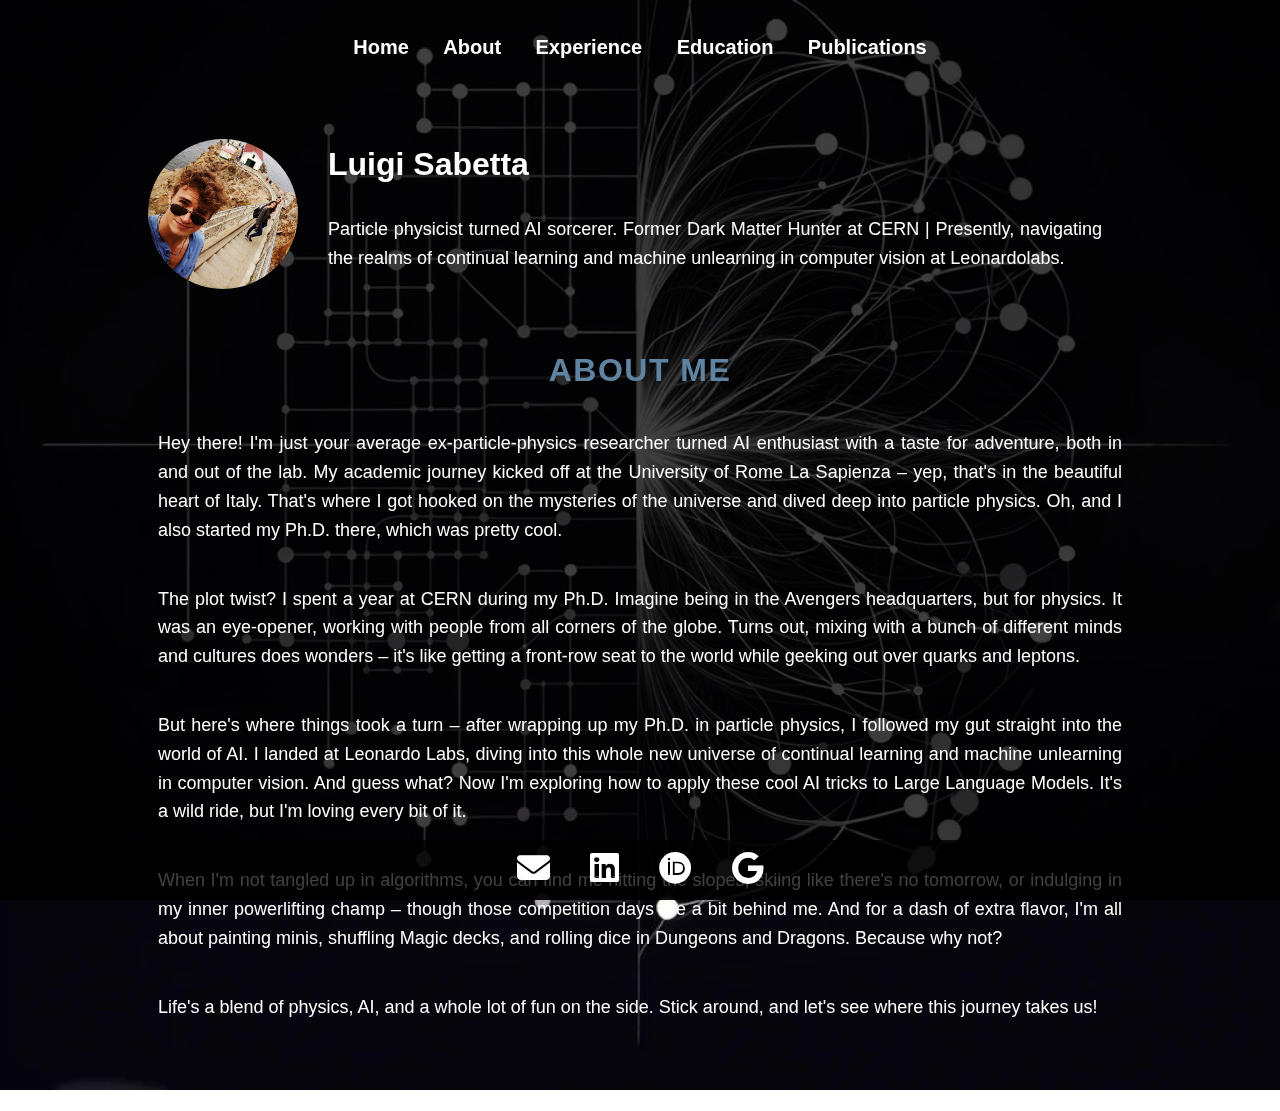
<file: about.html>
<!DOCTYPE html>
<html lang="en">
<head>
    <meta charset="UTF-8">
    <meta name="viewport" content="width=device-width, initial-scale=1.0">
    <title>About - Luigi Sabetta</title>
    <link rel="stylesheet" href="https://cdnjs.cloudflare.com/ajax/libs/font-awesome/6.5.1/css/all.min.css">
    <link rel="stylesheet" href="css/base.css"> <!-- Link to the external CSS -->
    <link rel="stylesheet" href="css/footer.css"> 
</head>
<body>
    <header>
        <nav>
            <ul>
                <li><a href="index.html">Home</a></li>
                <li><a href="about.html">About</a></li>
                <li><a href="experience.html">Experience</a></li>
                <li><a href="education.html">Education</a></li>
                <li><a href="publications.html">Publications</a></li>
            </ul>
        </nav>
    </header>
    <main>
      <div id="about" class="intro-container">
	<img src="./images/ProfilePicture.jpeg" alt="Luigi Sabetta" class="profile-pic">
	<div class="text-content" id="profile">
	  <h1>Luigi Sabetta</h1>
	  <p>Particle physicist turned AI sorcerer. Former Dark Matter Hunter at CERN | Presently, navigating the realms of continual learning and machine unlearning in computer vision at Leonardolabs.</p>
	</div>
      </div>
      <section id="about">
        <h2>About Me</h2>
        <p>Hey there! I'm just your average ex-particle-physics researcher turned AI enthusiast with a taste for adventure, both in and out of the lab. My academic journey kicked off at the University of Rome La Sapienza – yep, that's in the beautiful heart of Italy. That's where I got hooked on the mysteries of the universe and dived deep into particle physics. Oh, and I also started my Ph.D. there, which was pretty cool.</p>
	
	<p>The plot twist? I spent a year at CERN during my Ph.D. Imagine being in the Avengers headquarters, but for physics. It was an eye-opener, working with people from all corners of the globe. Turns out, mixing with a bunch of different minds and cultures does wonders – it's like getting a front-row seat to the world while geeking out over quarks and leptons.</p>
	
	<p>But here's where things took a turn – after wrapping up my Ph.D. in particle physics, I followed my gut straight into the world of AI. I landed at Leonardo Labs, diving into this whole new universe of continual learning and machine unlearning in computer vision. And guess what? Now I'm exploring how to apply these cool AI tricks to Large Language Models. It's a wild ride, but I'm loving every bit of it.</p>
	
	<p>When I'm not tangled up in algorithms, you can find me hitting the slopes, skiing like there's no tomorrow, or indulging in my inner powerlifting champ – though those competition days are a bit behind me. And for a dash of extra flavor, I'm all about painting minis, shuffling Magic decks, and rolling dice in Dungeons and Dragons. Because why not?</p>
	
	<p>Life's a blend of physics, AI, and a whole lot of fun on the side. Stick around, and let's see where this journey takes us!</p>
	
      </section>

    </main>
    
    <footer>
      <div id="footer-placeholder"></div>
      
      <script>
	document.addEventListener("DOMContentLoaded", function() {
            fetch('footer.html')
		.then(response => response.text())
		.then(text => document.getElementById('footer-placeholder').innerHTML = text);
	});
      </script>  
    </footer>
</body>
</html>
</file>
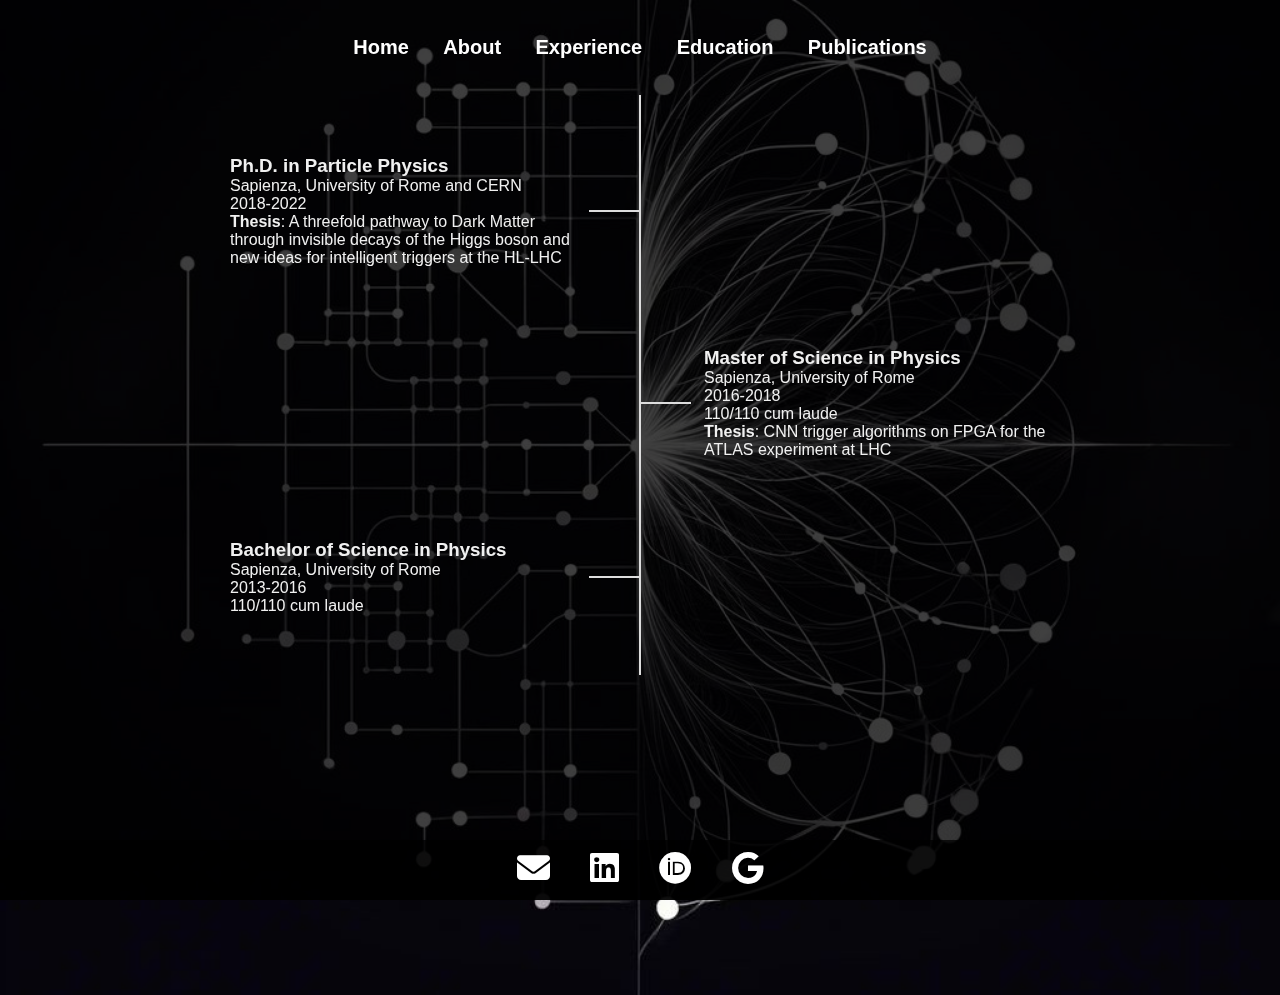
<file: education.html>
<!DOCTYPE html>
<html lang="en">
<head>
    <meta charset="UTF-8">
    <meta name="viewport" content="width=device-width, initial-scale=1.0">
    <title>About - Luigi Sabetta</title>
    <link rel="stylesheet" href="https://cdnjs.cloudflare.com/ajax/libs/font-awesome/6.5.1/css/all.min.css">
    <link rel="stylesheet" href="css/base.css"> <!-- Link to the external CSS -->
    <link rel="stylesheet" href="css/footer.css">
    <link rel="stylesheet" href="css/education.css">
</head>
<body>
    <header>
        <nav>
            <ul>
                <li><a href="index.html">Home</a></li>
                <li><a href="about.html">About</a></li>
                <li><a href="experience.html">Experience</a></li>
                <li><a href="education.html">Education</a></li>
                <li><a href="publications.html">Publications</a></li>
            </ul>
        </nav>
    </header>
    <main>
<section class="timeline">
    <div class="timeline-container">
        <!-- Education Entry 1 -->
        <div class="timeline-entry left-entry">
            <div class="timeline-content">
                <h3>Ph.D. in Particle Physics</h3>
                <p>Sapienza, University of Rome and CERN</p>
		        <p>2018-2022</p>
                <p> <b>Thesis</b>: A threefold pathway to Dark Matter through invisible decays of the Higgs boson and new ideas for intelligent triggers at the HL-LHC</p>
            </div>
        </div>
        
        <!-- Education Entry 2 -->
        <div class="timeline-entry right-entry">
            <div class="timeline-content">
                <h3>Master of Science in Physics</h3>
                <p>Sapienza, University of Rome</p>
		        <p>2016-2018</p>    
		        <p>110/110 cum laude</p>
                <p> <b>Thesis</b>: CNN trigger algorithms on FPGA for the ATLAS experiment at LHC</p>

            </div>
        </div>
        <!-- Education Entry 3 -->
        <div class="timeline-entry left-entry">
            <div class="timeline-content">
                <h3>Bachelor of Science in Physics</h3>
                <p>Sapienza, University of Rome</p>
		<p>2013-2016</p>
		<p>110/110 cum laude </p>
            </div>
        </div>
        
        <!-- Add more entries as needed -->
    </div>
</section>
      
    </main>
    <footer>
      <div id="footer-placeholder"></div>
      
      <script>
	document.addEventListener("DOMContentLoaded", function() {
            fetch('footer.html')
		.then(response => response.text())
		.then(text => document.getElementById('footer-placeholder').innerHTML = text);
	});
      </script>  
    </footer>
</body>
</html>
</file>
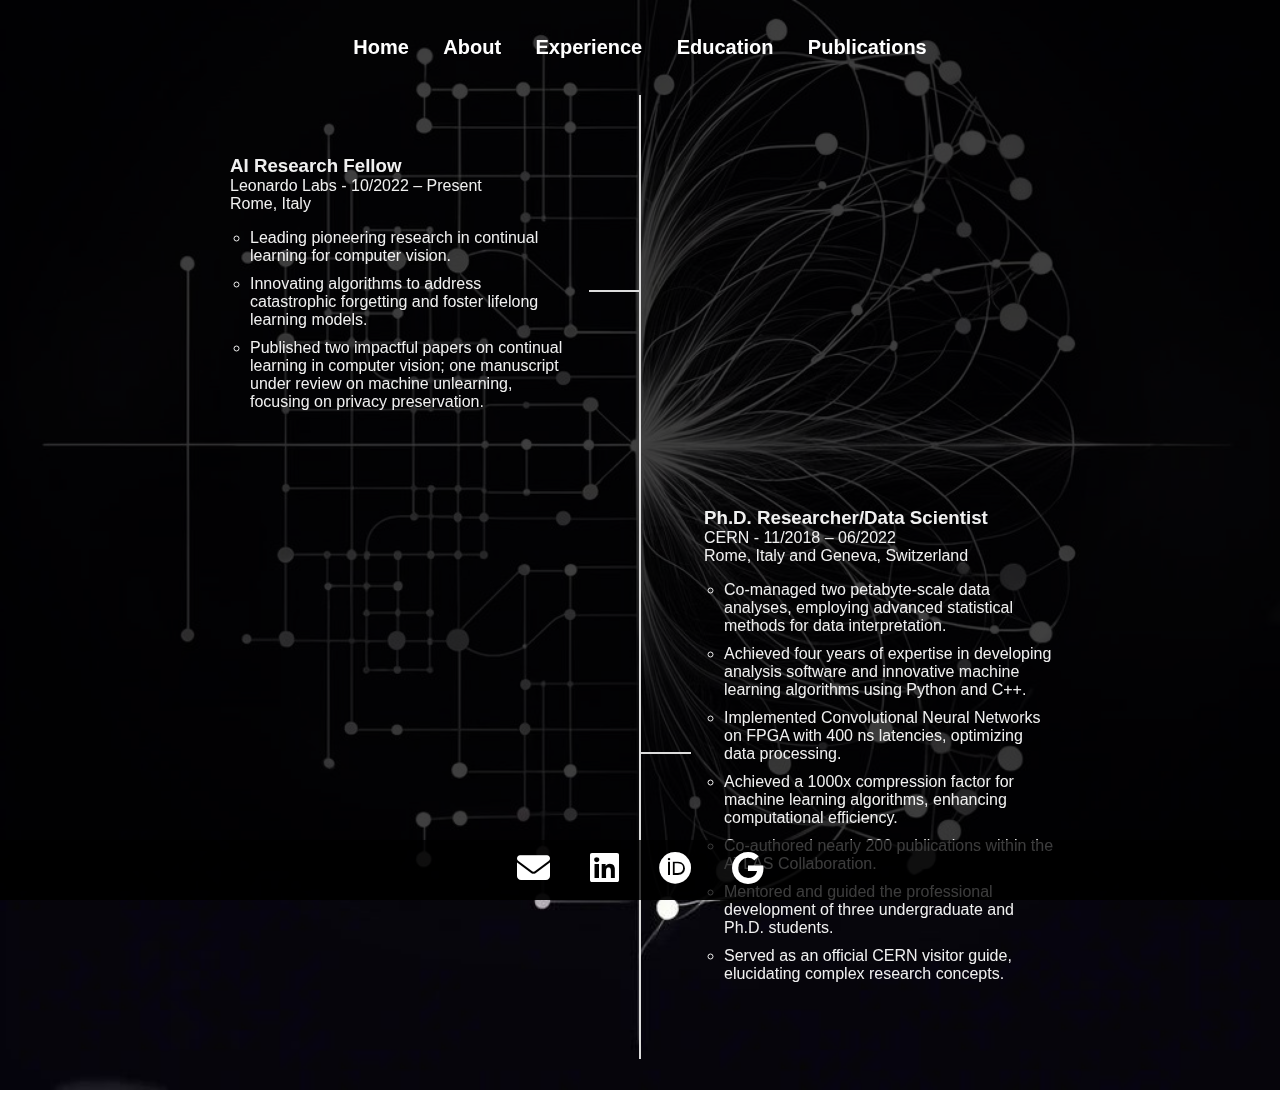
<file: experience.html>
<!DOCTYPE html>
<html lang="en">
<head>
    <meta charset="UTF-8">
    <meta name="viewport" content="width=device-width, initial-scale=1.0">
    <title>About - Luigi Sabetta</title>
    <link rel="stylesheet" href="https://cdnjs.cloudflare.com/ajax/libs/font-awesome/6.5.1/css/all.min.css">
    <link rel="stylesheet" href="css/base.css"> <!-- Link to the external CSS -->
    <link rel="stylesheet" href="css/footer.css">
    <link rel="stylesheet" href="css/education.css">
    <link rel="stylesheet" href="css/experience.css">
    
</head>
<body>
    <header>
        <nav>
            <ul>
                <li><a href="index.html">Home</a></li>
                <li><a href="about.html">About</a></li>
                <li><a href="experience.html">Experience</a></li>
                <li><a href="education.html">Education</a></li>
                <li><a href="publications.html">Publications</a></li>
            </ul>
        </nav>
    </header>
    <main>
<section class="timeline experience">
    <div class="timeline-container">
        <!-- Experience Entry 1 -->
        <div class="timeline-entry left-entry">
            <div class="timeline-content">
                <h3>AI Research Fellow</h3>
                <p>Leonardo Labs - 10/2022 – Present</p>
		        <p>Rome, Italy</p>
                <ul>
                    <li>Leading pioneering research in continual learning for computer vision.</li>
                    <li>Innovating algorithms to address catastrophic forgetting and foster lifelong learning models.</li>
                    <li>Published two impactful papers on continual learning in computer vision; one manuscript under review on machine unlearning, focusing on privacy preservation.</li>
                </ul>
            </div>
        </div>
        
        <!-- Experience Entry 2 -->
        <div class="timeline-entry right-entry">
            <div class="timeline-content">
                <h3>Ph.D. Researcher/Data Scientist</h3>
                <p>CERN - 11/2018 – 06/2022 </p>
		        <p>Rome, Italy and Geneva, Switzerland</p>
                <ul>
                    <li>Co-managed two petabyte-scale data analyses, employing advanced statistical methods for data interpretation.</li>
                    <li>Achieved four years of expertise in developing analysis software and innovative machine learning algorithms using Python and C++.</li>
                    <li>Implemented Convolutional Neural Networks on FPGA with 400 ns latencies, optimizing data processing.</li>
                    <li>Achieved a 1000x compression factor for machine learning algorithms, enhancing computational efficiency.</li>
                    <li>Co-authored nearly 200 publications within the ATLAS Collaboration.</li>
                    <li>Mentored and guided the professional development of three undergraduate and Ph.D. students.</li>
                    <li>Served as an official CERN visitor guide, elucidating complex research concepts.</li>
                </ul>
            </div>
        </div>
        
        <!-- More entries as needed -->
    </div>
</section>

    </main>
    <footer>
      <div id="footer-placeholder"></div>
      
      <script>
	document.addEventListener("DOMContentLoaded", function() {
            fetch('footer.html')
		.then(response => response.text())
		.then(text => document.getElementById('footer-placeholder').innerHTML = text);
	});
      </script>  
    </footer>
</body>
</html>
</file>
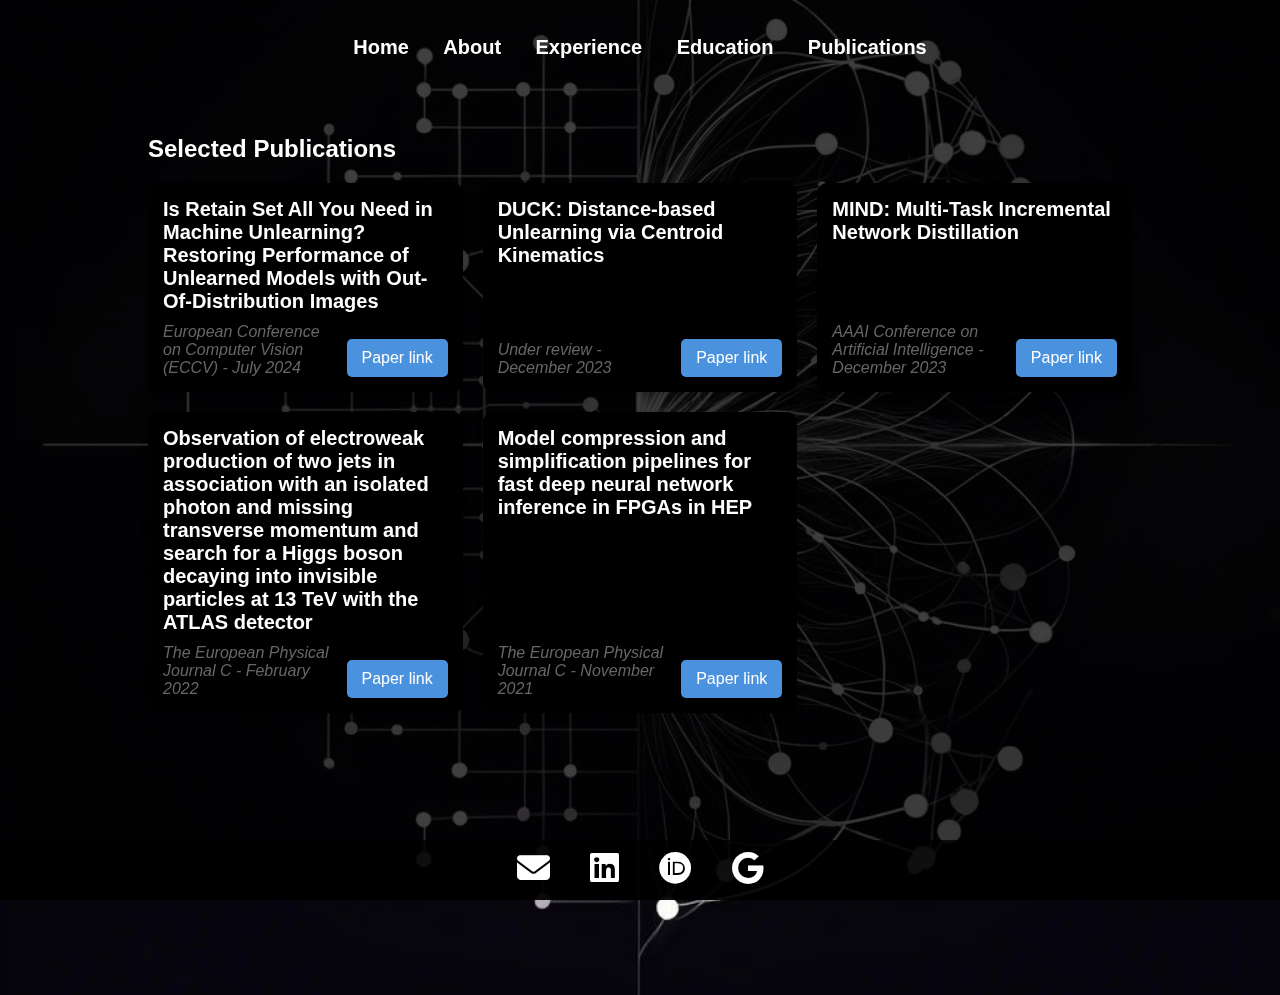
<file: publications.html>
<!DOCTYPE html>
<html lang="en">
<head>
    <meta charset="UTF-8">
    <meta name="viewport" content="width=device-width, initial-scale=1.0">
    <title>About - Luigi Sabetta</title>
    <link rel="stylesheet" href="https://cdnjs.cloudflare.com/ajax/libs/font-awesome/6.5.1/css/all.min.css">
    <link rel="stylesheet" href="css/base.css"> <!-- Link to the external CSS -->
    <link rel="stylesheet" href="css/footer.css">
    <link rel="stylesheet" href="css/publications.css">
</head>
<body>
    <header>
        <nav>
            <ul>
                <li><a href="index.html">Home</a></li>
                <li><a href="about.html">About</a></li>
                <li><a href="experience.html">Experience</a></li>
                <li><a href="education.html">Education</a></li>
                <li><a href="publications.html">Publications</a></li>
            </ul>
        </nav>
    </header>
    <main>
      <section id="publications">
	<h2>Selected Publications</h2>
	<div class="publications-container">
	<!-- Publication 0 -->
          <div class="publication">
            <h3>Is Retain Set All You Need in Machine Unlearning? Restoring Performance of Unlearned Models with Out-Of-Distribution Images</h3>
            <div class="publication-info">
              <p class="pub-details"> European Conference on Computer Vision (ECCV) - July 2024</p>
              <a href="https://arxiv.org/abs/2404.12922" class="paper-link" target="_blank" rel="noopener noreferrer">Paper link</a>
            </div>
          </div>
	  <!-- Publication 1 -->
	  <div class="publication">
            <h3>DUCK: Distance-based Unlearning via Centroid Kinematics</h3>
            <div class="publication-info">
              <p class="pub-details">Under review - December 2023</p>
	      <a href="https://arxiv.org/abs/2312.02052" class="paper-link" target="_blank" rel="noopener noreferrer">Paper link</a>
            </div>
	  </div>
	  
	  <!-- Publication 2 -->
	  <div class="publication">
            <h3>MIND: Multi-Task Incremental Network Distillation</h3>
            <div class="publication-info">
              <p class="pub-details">AAAI Conference on Artificial Intelligence - December 2023</p>
	      <a href="https://arxiv.org/abs/2312.02916" class="paper-link" target="_blank" rel="noopener noreferrer">Paper link</a>
            </div>
	  </div>
	  
	  <!-- Publication 3 -->
	  <div class="publication">
            <h3>Observation of electroweak production of two jets in association with an isolated photon and missing transverse momentum and search for a Higgs boson decaying into invisible particles at 13 TeV with the ATLAS detector</h3>
            <div class="publication-info">
              <p class="pub-details">The European Physical Journal C - February 2022</p>
	      <a href="https://link.springer.com/article/10.1140/epjc/s10052-021-09878-z" class="paper-link" target="_blank" rel="noopener noreferrer">Paper link</a>
              
            </div>
	  </div>
	  
	  <!-- Publication 4 -->
	  <div class="publication">
            <h3>Model compression and simplification pipelines for fast deep neural network inference in FPGAs in HEP</h3>
            <div class="publication-info">
              <p class="pub-details">The European Physical Journal C - November 2021</p>
	      <a href="https://link.springer.com/article/10.1140/epjc/s10052-021-09770-w" class="paper-link" target="_blank" rel="noopener noreferrer">Paper link</a>
            </div>
	  </div>
	</div>
      </section>
      
    </main>
    <footer>
      <div id="footer-placeholder"></div>
      
      <script>
	document.addEventListener("DOMContentLoaded", function() {
            fetch('footer.html')
		.then(response => response.text())
		.then(text => document.getElementById('footer-placeholder').innerHTML = text);
	});
      </script>  
    </footer>
</body>
</html>
</file>
<file: css/base.css>
html {
    height: 100%; /* Ensure the html element takes up the full height */
}

body {
    display: flex;
    flex-direction: column;
    min-height: 100vh; /* Use viewport height to ensure footer can stick to the bottom */
    margin: 0 10%; /* Reset default margin */
    padding: 0;
    width: 80%;
    color: white;
    font-family: 'Arial', sans-serif;
    background-image: url('../images/banner6.jpeg');
    background-repeat: no-repeat;
    background-position: center center; /* Adjust the px value as needed to shift */
    background-size: cover;
    background-attachment: fixed;
    position: relative; /* This should remain to retain the background and overlay effect */
}

body::before {
    content: "";
    position: fixed;
    top: 0;
    left: 0;
    right: 0;
    bottom: 0;
    background: rgba(0, 0, 0, 0.75);
    z-index: -1; /* Ensure this doesn't interfere with content visibility */
}

main {
    /*flex: 1;  Allows the main content to grow and push the footer down */
    position: relative; /* Ensures content on main is above the overlay */
    z-index: 1;
    margin-bottom: 60px; /* Adjust based on the height of your footer */
    min-height: calc(100vh - 60px);
}


header nav ul {
    list-style-type: none;
    text-align: center;
    padding: 20px;

}
header nav ul li {
    display: inline;
    margin: 0 15px;
}
header nav ul li a {
    text-decoration: none;
    color: white;
    font-weight: bold;
    font-size: 20px; 
}
a:hover {
    color: #5F84A2;
}

.intro-container {
    display: flex;
    align-items: center;
    padding: 30px 20px;
}
.profile-pic {
    margin-right: 0 10px;
    width: 150px;
    height: 150px;
    border-radius: 50%;
    object-fit: cover;
}

#index h1 {
    text-align: center;
    font-size: 50px; /* Increase the font size for emphasis */
    margin-top: 20px; /* Add top margin */
    font-weight: bold; /* Change to 'bold' if you prefer, or keep 'normal' */
    text-transform: uppercase; /* Makes the text uppercase for more impact */
    letter-spacing: 1.5px; /* Adds spacing between letters */
}
#profile h1 {
    display: block;
    font-size: 2em;
    margin-block-start: 0.67em;
    margin-block-end: 0.67em;
    margin-inline-start: 30px;
    margin-inline-end: 0px;
    font-weight: bold;
}
#about h2 {
    color: #5F84A2; /* Change this to your preferred color */
    text-align: center;
    font-size: 32px; /* Increase the font size for emphasis */
    margin-top: 20px; /* Add top margin */
    margin-bottom: 30px; /* Add bottom margin */
    font-weight: bold; /* Change to 'bold' if you prefer, or keep 'normal' */
    text-transform: uppercase; /* Makes the text uppercase for more impact */
    letter-spacing: 1.5px; /* Adds spacing between letters */
}

#about p {
    font-size: 18px; /* Adjust font size for readability */
    line-height: 1.6; /* Adjust line height for better readability */
    /*color: #333;  Change this to your preferred text color */
    margin-bottom: 20px; /* Adds bottom margin between paragraphs */
    text-align: justify; /* Adjusts the text alignment */
    padding: 10px  30px; /* Adds padding on the sides for narrower text blocks */
}
@media screen and (max-width: 600px) {
    #index h1 { font-size: 30px; }
    #about h2 { font-size: 22px; }
    h3 { font-size: 20px; }
    header nav ul li a { font-size: 16px; }
    header nav ul li {margin: 50px 15px;}
    header nav ul{ padding: 5px;}
    main {
        padding: 0px; /* Reduced padding on smaller screens */
    }
    body {
        margin: 0 0%; /* Reset default margin */
        width: 100%;
    }
    .intro-container {
        flex-direction: column;
        padding: 20px 0px;
    }
    
}
@media screen and (max-width: 800px) {
    #index h1 { font-size: 30px; }
    #about h2 { font-size: 22px; }
    h3 { font-size: 20px; }
    header nav ul li a { font-size: 16px; }
    header nav ul li {margin: 50px 15px;}
    header nav ul{ padding: 5px;}
    main {
        padding: 0px; /* Reduced padding on smaller screens */
    }
    body {
        margin: 0 5%; /* Reset default margin */
        width: 90%;
    }
    .intro-container {
        flex-direction: column;
        padding: 20px 0px;
    }
}
</file>
<file: css/footer.css>
footer {
    position: fixed; /* Change from 'relative' to 'fixed' */
    left: 0;
    bottom: 0;
    width: 100%;
    height: 60px; /* Match this to the actual height of your footer */
    z-index: 100; /* Ensure it's above other content */
    background-color: rgba(0, 0, 0, 0.5); /* Add a semi-transparent background color as needed */
    color: white; /* Set text color as needed */
}

.contact {
    display: flex;
    justify-content: center;
    align-items: center;
    gap: 40px;
    padding: 10px 0; /* Adjust padding as needed */
}

.contact a {
    color: #ffffff;
    font-size: 33px; /* Adjust font size as needed */
    text-decoration: none;
}

.contact a:hover {
    color: #5F84A2;
}
</file>
<file: css/education.css>
.timeline {
    position: relative;
    max-width: 960px;
    margin: 0 auto;
}

.timeline-container {
    position: relative;
    padding: 20px 0;
}

.timeline-container::after {
    content: '';
    position: absolute;
    width: 2px;
    background-color: #ddd; /* Light accent color */
    top: 0;
    bottom: 0;
    left: 50%;
    transform: translateX(-50%);
}

.timeline-entry {
    position: relative;
    width: 50%;
    padding: 10px 2.5rem;
    box-sizing: border-box;
}

.left-entry {
    left: 0;
}

.right-entry {
    left: 50%;
    
}

.timeline-entry .timeline-content {
    position: relative;
    padding: 30px;
    color: #f0f0f0; /* Light font color for dark background */
}
.right-entry .timeline-content {
    text-align: left;
    padding: 30px 6%;
}

.timeline-entry .timeline-content::before {
    content: '';
    position: absolute;
    width: 4vw;
    height: 2px;
    background-color: #ddd; /* Light accent color */
    top: 50%;
    transform: translateY(-50%);
    z-index: 1;
}
/* Circular marker */
.timeline-entry:hover .timeline-content::before {
    /*background-color: transparent;  Hide the line behind the circle */
    border: 2px solid #ddd; /* Border color for the circle, can use accent color */
    width: 10px; /* Diameter of the circle */
    height: 10px; /* Diameter of the circle */
    border-radius: 50%; /* Makes the shape a circle */
    top: calc(50% - 5px); /* Centers the circle vertically */
    z-index: 2;
}
left-entry:hover .timeline-content::before {
    right: -15% ; /* Centers the circle on the timeline */

}
right-entry:hover .timeline-content::before {
    left: -15% ; /* Centers the circle on the timeline */

}
.left-entry .timeline-content::before {
    right: -2.5rem; /* For left entries, extend line from right */
}

.right-entry .timeline-content::before {
    left: -2.5rem; /* For right entries, extend line from left */
}
/*.right-entry .timeline-content::before {
    left: 100%;
    right: auto;
}*/

.timeline-entry .timeline-content h3,
.timeline-entry .timeline-content p {
    margin: 0;
    transition: all 0.3s ease;
}

.timeline-entry .timeline-content:hover {
    transform: translateX(-10px);
}

.right-entry .timeline-content:hover {
    transform: translateX(10px);
}

@media screen and (max-width: 600px) {
    
    .timeline-entry {
        width: 100%;
        padding: 0px 0px;
    }

    .timeline-container::after {
        top: 50px;
        left: 5px;
        transform: translateX(0%);
    }
    .right-entry {
        left: 0%;
        
    }
    .right-entry .timeline-content {
        text-align: left;
        padding: 30px;
    }
    
    .left-entry .timeline-content::before,
    .right-entry .timeline-content::before {
        border: 2px solid #ddd; /* Border color for the circle, can use accent color */
        width: 10px; /* Diameter of the circle */
        height: 10px; /* Diameter of the circle */
        border-radius: 50%; /* Makes the shape a circle */
        top: calc(50% - 5px); /* Centers the circle vertically */
        z-index: 2;
        left: 0;
    }
 
    .timeline-entry .timeline-content:hover,
    .right-entry .timeline-content:hover  {
        transform: translateX(0px);
        left: 0 ;
    }
    
}
</file>
<file: css/experience.css>
.experience .timeline-content ul {
    padding-left: 20px; /* Adjust based on design */
    list-style-type: circle; /* Or choose another style */
    color: #f0f0f0; /* Light font color for dark background */
}

.experience .timeline-content li {
    margin-bottom: 10px; /* Space between bullet points */
}

.experience .timeline-entry {
    position: relative;
    width: 50%; /* Increase from 50% to 60% for more space */
    padding: 10px 40px; /* Adjust padding as needed */
    box-sizing: border-box;
}

@media screen and (max-width: 800px) {
    .timeline.experience .timeline-container::after {
        width: 0 !important; /* Override the inherited width */
    }
    .experience .timeline-entry,
    .experience .left-entry,
    .experience .right-entry {
        width: 100%; /* Full width on smaller screens */
        left: 0;
        padding: 10px 0px; /* Adjust padding for smaller screens */
    }
    
    .experience .left-entry .timeline-content::before,
    .experience .right-entry .timeline-content::before {
        /* Optionally hide the horizontal connectors on smaller screens */
        display: none;
    }
}
</file>
<file: css/publications.css>
#publications {
    padding: 20px;
    background-color: transparent; /*#f9f9f9;*/
}

.publications-container {
    display: grid;
    grid-template-columns: repeat(auto-fit, minmax(300px, 1fr));
    gap: 20px;
}

.publication {
    display: flex;
    flex-direction: column;
    justify-content: space-between; /* Distributes space evenly */
    padding: 15px;
    border-radius: 10px;
    background-color: black;
    box-shadow: 0 4px 6px rgba(0,0,0,0.1);
    overflow: hidden; /* In case of very long titles */
}

.publication h3 {
    font-size: 20px;
    margin: 0 0 10px 0; /* Add space below the title */
}

.publication-info {
    margin-top: auto; /* Pushes the info to the bottom */
    display: grid;
    grid-template-columns: 1fr auto; /* Allocates space for details and button */
    align-items: end; /* Aligns items to the bottom */
}

.pub-details {
    font-style: italic;
    color: #666666;
    margin: 0; /* Remove any default margin */
}

.paper-link {
    background-color: #4a91de;
    color: #ffffff;
    padding: 10px 15px;
    text-decoration: none;
    border-radius: 5px;
    transition: background-color 0.3s ease;
    margin-left: 10px; /* Adds space between details and button */
}

.paper-link:hover {
    background-color: #0056b3;
}
</file>
